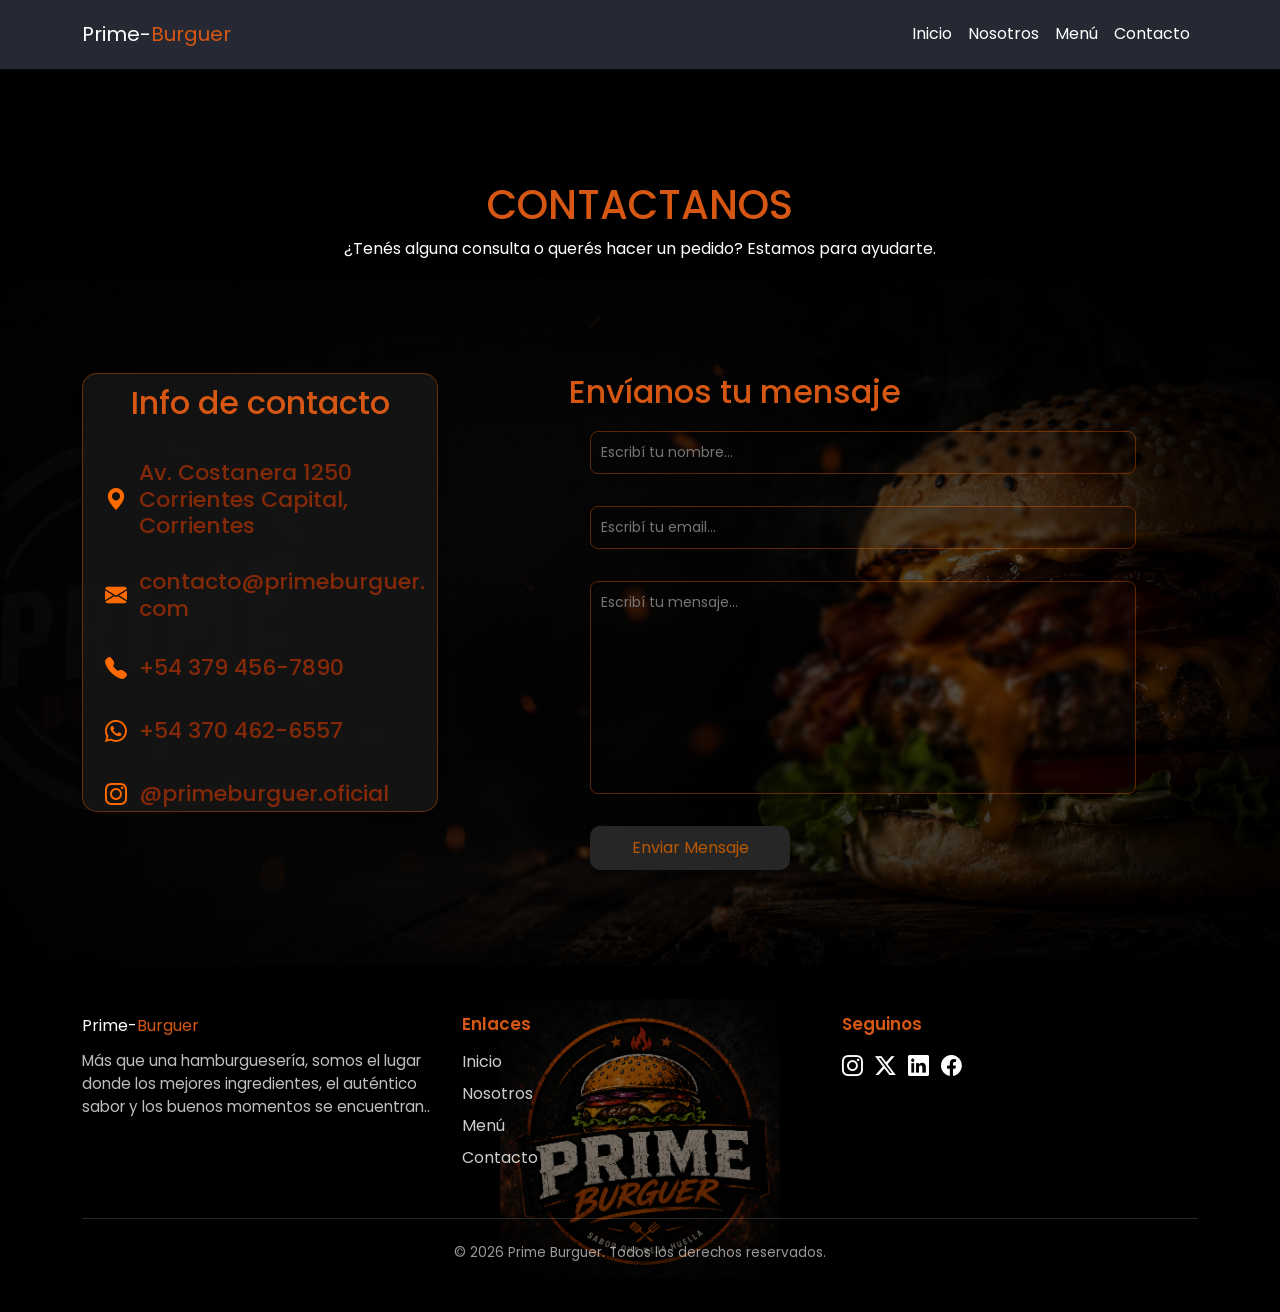
<file: contacto.html>
<!DOCTYPE html>
<html lang="en">
<head>
    <meta charset="UTF-8">
    <meta name="viewport" content="width=device-width, initial-scale=1.0">

    <link
    href="https://cdn.jsdelivr.net/npm/bootstrap@5.3.8/dist/css/bootstrap.min.css"
    rel="stylesheet"
    integrity="sha384-sRIl4kxILFvY47J16cr9ZwB07vP4J8+LH7qKQnuqkuIAvNWLzeN8tE5YBujZqJLB"
    crossorigin="anonymous"
    />

    <link
    rel="stylesheet"
    href="https://cdn.jsdelivr.net/npm/bootstrap-icons@1.11.3/font/bootstrap-icons.min.css"
    />

    <link rel="stylesheet" href="./contacto.css">

    <title>Contacto | prime burguer</title>
</head>
<body>

    <a class="visually-hidden-focusable skip-link" href="#contenido-principal">Saltar al contenido principal</a>

    <header>
        <!-- ============ MENÚ DE NAVEGACIÓN ============ -->

        <nav class="navbar navbar-expand-lg site-nav" aria-label="Navegación principal">
        <div class="container">
            <a class="navbar-brand logo" href="#inicio">Prime-<span class="logo__accent">Burguer</span></a>

            <!-- Botón hamburguesa para mobile, componente estándar de Bootstrap -->
            <button
            class="navbar-toggler"
            type="button"
            data-bs-toggle="collapse"
            data-bs-target="#navbarMenu"
            aria-controls="navbarMenu"
            aria-expanded="false"
            aria-label="Abrir menú de navegación">
            <span class="navbar-toggler-icon"></span>
        </button>

        <!-- Enlaces a la derecha: ms-auto (margin-left auto) los empuja al extremo derecho -->
        
        <div class="collapse navbar-collapse" id="navbarMenu">
            <ul class="navbar-nav ms-auto mb-2 mb-lg-0">
                <li class="nav-item">
                    <a class="nav-link " aria-current="page" href="./index.html">Inicio</a>
                </li>
                <li class="nav-item">
                    <a class="nav-link" href="./index.html#nosotros">Nosotros</a>
                </li>
                <li class="nav-item">
                    <a class="nav-link" href="./menu.html">Menú</a>
                </li>
                <li class="nav-item">
                    <a class="nav-link" href="">Contacto</a>
                </li>
            </ul>
        </div>
        </div>
    </nav>

    <!-- HERO -->

    <section id="inicio" class="hero">
        <div class="container hero-content">
        <h1>CONTACTANOS</h1>
        <p>¿Tenés alguna consulta o querés hacer un pedido?
            Estamos para ayudarte.</p>
    </div>
    </section>
</header>

<main id="contenido-principal">
        <section id="nosotros" class="section section--services" aria-labelledby="servicios-titulo">
            <div class="container">
                <h2 id="servicios-titulo" class="section__title"></h2>

        <!-- Estructura general (fila y 3 columnas) resuelta con el grid de Bootstrap -->
        <div class="row g-4">
            <div class="col-md-6 col-lg-4">
                <!-- BEM: bloque "service-card" (la maquetación interna se resuelve con flexbox en CSS plano) -->
                <article class="service-card container">
                    <h2 class="title-info">Info de contacto</h2>
                    <div class="icons">
                    <i class="bi bi-geo-alt-fill"></i>
                    <h3>Av. Costanera 1250 Corrientes Capital, Corrientes</h3>
                    </div>
                    <div class="icons">
                        <i class="bi bi-envelope-fill"></i>
                        <h3>contacto@primeburguer.com</h3>
                    </div>
                    <div class="icons">
                        <i class="bi bi-telephone-fill"></i>
                        <h3>+54 379 456-7890</h3>
                    </div>
                    <div class="icons">
                        <i class="bi bi-whatsapp"></i>
                        <h3>+54 370 462-6557</h3>
                    </div>
                    <div class="icons">
                        <i class="bi bi-instagram font-size"></i>
                        <h3>@primeburguer.oficial</h3>
                    </div>
                </article>
            </div>

            <div class="col-md-6">
                <h2 class="title-msj">Envíanos tu mensaje</h2>
                <form class="formulario">
                    <input class="name" id="nombre" type="text" placeholder="Escribí tu nombre...">
                </form>

                <form class="formulario">
                    <input class="email" id="email" type="email" placeholder="Escribí tu email...">
                </form>

                <form class="formulario">
                    <input class="msj" id="msj" type="text" placeholder="Escribí tu mensaje...">

                    <button class="button" type="submit">Enviar Mensaje</button>
                </form>

                
            </div>
            
        </div>
    </div>
</section>

    </main>
    
    <footer class="site-footer" id="contacto">
        <div class="container">
            <div class="row gy-4">
                <div class="col-md-4">
                    <a class="navbar-brand logo" id="inicio" href="#inicio">Prime-<span class="logo__accent">Burguer</span></a>
                    <p class="site-footer__text">
                        Más que una hamburguesería, somos el lugar donde los mejores ingredientes, el auténtico sabor y los buenos momentos se encuentran..</p>
                    </div>

                    <div class="col-md-4">
                        <h3 class="site-footer__title">Enlaces</h3>
                        <ul class="list-unstyled site-footer__links">
                            <li><a href="./index.html">Inicio</a></li>
                            <li><a href="./index.html#nosotros">Nosotros</a></li>
                            <li><a href="./menu.html">Menú</a></li>
                            <li><a href="#contacto">Contacto</a></li>
                        </ul>
                    </div>

                    <div class="col-md-4">
                        <h3 class="site-footer__title">Seguinos</h3>
                        <ul class="list-inline site-footer__social">
                            <li class="list-inline-item">
                                <a href="#" aria-label="Instagram de Prime Burguer "><i class="bi bi-instagram"></i></a>
                            </li>
                            <li class="list-inline-item">
                <a href="#" aria-label="X (Twitter) de Prime Burguer"><i class="bi bi-twitter-x"></i></a>
            </li>
            <li class="list-inline-item">
                <a href="#" aria-label="LinkedIn de Prime Burguer"><i class="bi bi-linkedin"></i></a>
            </li>
            <li class="list-inline-item">
                <a href="#" aria-label="Facebook de Prime Burguer"><i class="bi bi-facebook"></i></a>
            </li>
        </ul>
    </div>
    </div>
    <p class="site-footer__copy">&copy; 2026 Prime Burguer. Todos los derechos reservados.</p>
</div>
    </footer>

    <script
    src="https://cdn.jsdelivr.net/npm/bootstrap@5.3.8/dist/js/bootstrap.bundle.min.js"
    integrity="sha384-FKyoEForCGlyvwx9Hj09JcYn3nv7wiPVlz7YYwJrWVcXK/BmnVDxM+D2scQbITxI"
    crossorigin="anonymous"
    ></script>
</body>
</html>
</file>
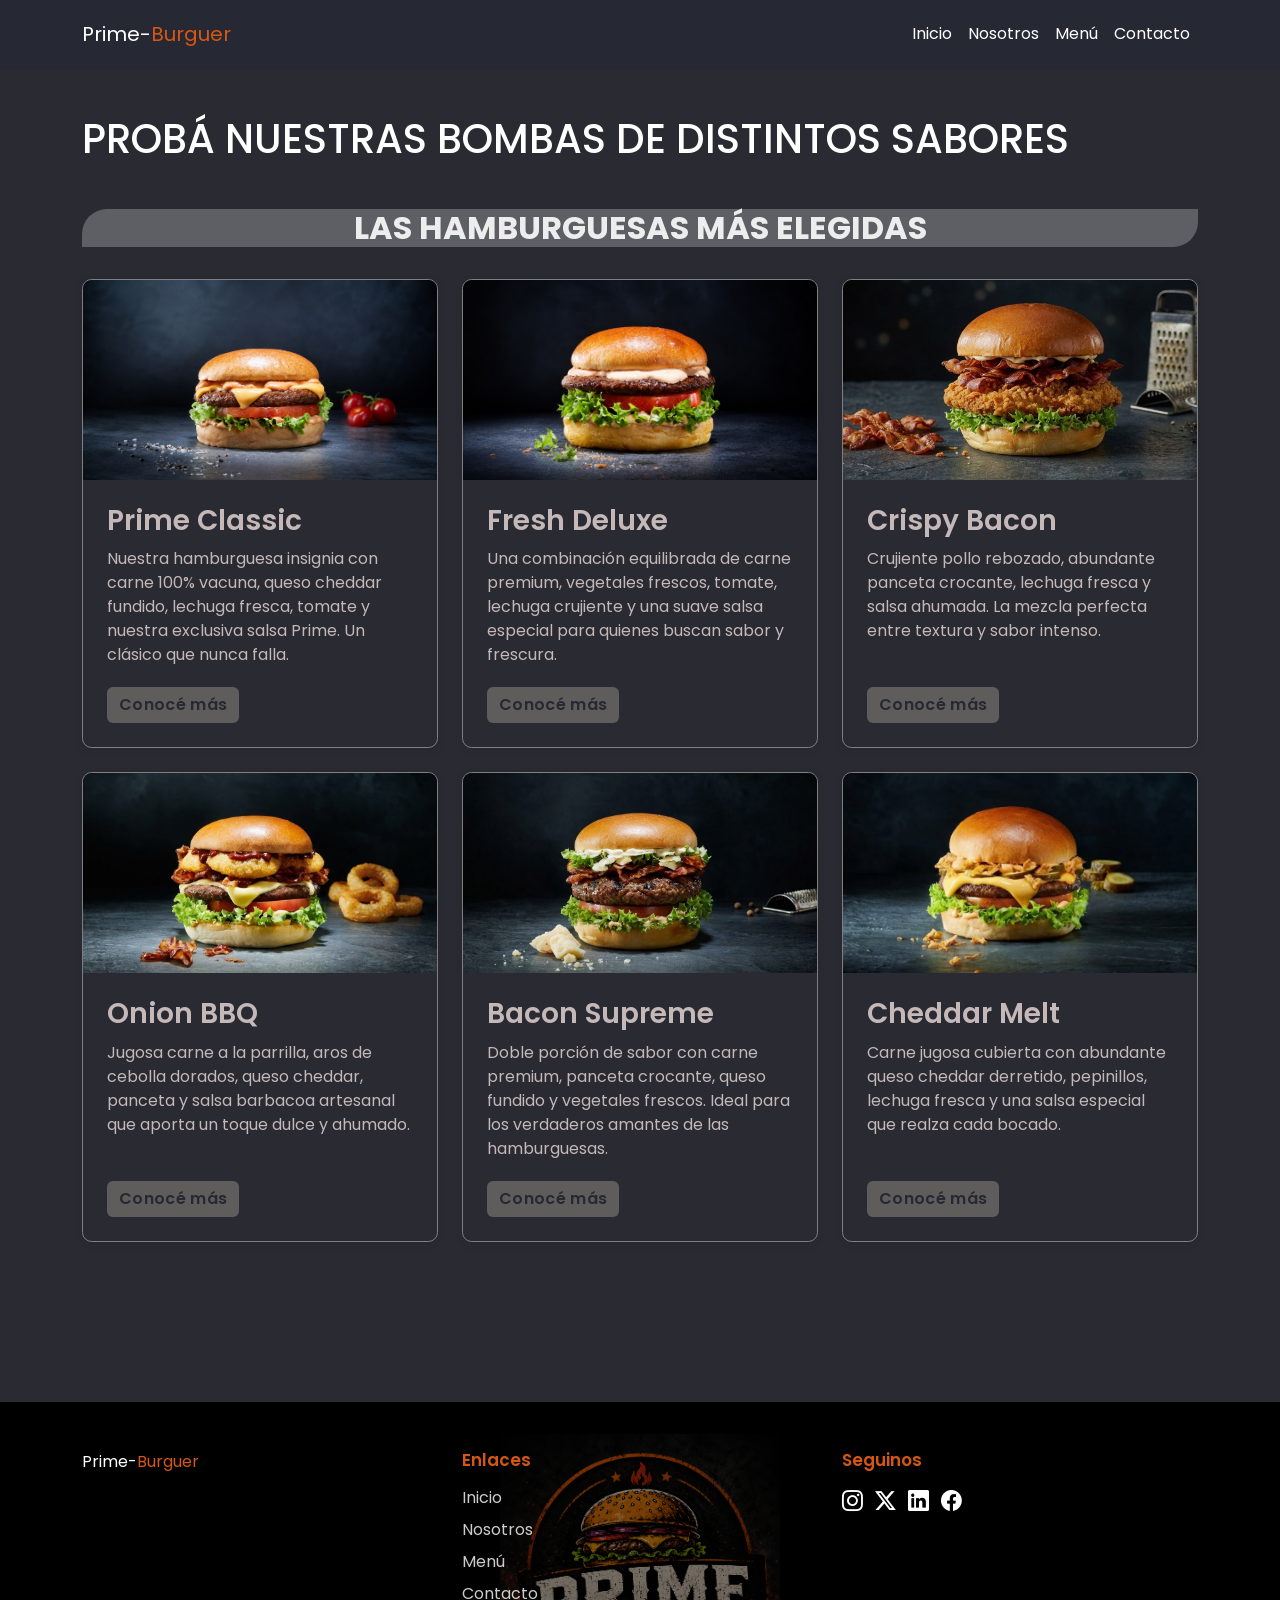
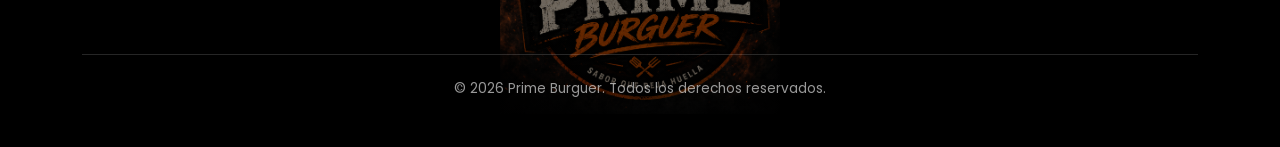
<file: menu.html>
<!DOCTYPE html>
<html lang="en">
<head>
    <meta charset="UTF-8">
    <meta name="viewport" content="width=device-width, initial-scale=1.0">

    <link
    href="https://cdn.jsdelivr.net/npm/bootstrap@5.3.8/dist/css/bootstrap.min.css"
    rel="stylesheet"
    integrity="sha384-sRIl4kxILFvY47J16cr9ZwB07vP4J8+LH7qKQnuqkuIAvNWLzeN8tE5YBujZqJLB"
    crossorigin="anonymous"
    />

    <link
    rel="stylesheet"
    href="https://cdn.jsdelivr.net/npm/bootstrap-icons@1.11.3/font/bootstrap-icons.min.css"
    />

    <link rel="stylesheet" href="./menu.css">

    <title>Menú | prime burguer</title>
</head>
<body>

    <a class="visually-hidden-focusable skip-link" href="#contenido-principal">Saltar al contenido principal</a>

    <header>
        <!-- ============ MENÚ DE NAVEGACIÓN ============ -->

        <nav class="navbar navbar-expand-lg site-nav" aria-label="Navegación principal">
        <div class="container">
            <a class="navbar-brand logo" href="#inicio">Prime-<span class="logo__accent">Burguer</span></a>

            <!-- Botón hamburguesa para mobile, componente estándar de Bootstrap -->
            <button
            class="navbar-toggler"
            type="button"
            data-bs-toggle="collapse"
            data-bs-target="#navbarMenu"
            aria-controls="navbarMenu"
            aria-expanded="false"
            aria-label="Abrir menú de navegación">
            <span class="navbar-toggler-icon"></span>
        </button>
        

        <!-- Enlaces a la derecha: ms-auto (margin-left auto) los empuja al extremo derecho -->
        
        <div class="collapse navbar-collapse" id="navbarMenu">
            <ul class="navbar-nav ms-auto mb-2 mb-lg-0">
                <li class="nav-item">
                    <a class="nav-link " aria-current="page" href="./index.html">Inicio</a>
                </li>
                <li class="nav-item">
                    <a class="nav-link" href="./index.html#nosotros">Nosotros</a>
                </li>
                <li class="nav-item">
                    <a class="nav-link" href="">Menú</a>
                </li>
                <li class="nav-item">
                    <a class="nav-link" href="./contacto.html">Contacto</a>
                </li>
            </ul>
        </div>
        </div>
    </nav>
    </header>

    <main>

    <div class="hero">
        <video class="hero-video" autoplay muted loop playsinline>
            <source src="./video/burguer.mp4" type="video/mp4">
        </video>

        <div class="container hero-content">
        <h1 class="menu-h1 moverTitulo">PROBÁ NUESTRAS BOMBAS DE DISTINTOS SABORES</h1>
    </div>

    <div id="contenido-principal">
        <section id="servicios" class="section section--services" aria-labelledby="servicios-titulo">
            <div class="container">
                <h2 id="servicios-titulo" class="section__title moverTitulo">LAS HAMBURGUESAS MÁS ELEGIDAS</h2> 
        
        <!--  Estructura general (fila y 3 columnas) resuelta con el grid de Bootstrap  -->
        <div class="row g-4">
            <div class="col-md-6 col-lg-4"> 
                <!-- BEM: bloque "service-card" (la maquetación interna se resuelve con flexbox en CSS plano) -->
                <article class="service-card">
                    <img
                    src="./imagen/burguer1.png"
                    class="service-card__image"
                    alt="Pantallas de los ingredientes de las hamburguesas"
                    loading="lazy"
                    />
                    <div class="service-card__body">
                        <h3 class="service-card__title">Prime Classic</h3>
                        <p class="service-card__text">
                            Nuestra hamburguesa insignia con carne 100% vacuna, queso cheddar fundido, lechuga fresca, tomate y nuestra exclusiva salsa Prime. Un clásico que nunca falla.
                        </p>
                        <button type="button" class="btn btn--brand service-card__btn">Conocé más</button>
                    </div>
                </article>
            </div>

            <div class="col-md-6 col-lg-4"> 
                <article class="service-card">
                    <img
                    src="./imagen/burguer2.png"
                    class="service-card__image"
                    alt="Pantallas de los ingredientes de las hamburguesas"
                    loading="lazy"
                    />
                    <div class="service-card__body">
                        <h3 class="service-card__title">Fresh Deluxe</h3>
                        <p class="service-card__text">
                            Una combinación equilibrada de carne premium, vegetales frescos, tomate, lechuga crujiente y una suave salsa especial para quienes buscan sabor y frescura.
                        </p>
                        <button type="button" class="btn btn--brand service-card__btn">Conocé más</button>
                    </div>
                </article>
            </div>

            <div class="col-md-6 col-lg-4"> 
                <article class="service-card">
                    <img
                    src="./imagen/burguer3.png"
                    class="service-card__image"
                    alt="Pantallas de los ingredientes de las hamburguesas"
                    loading="lazy"
                    />
                    <div class="service-card__body">
                        <h3 class="service-card__title">Crispy Bacon</h3>
                        <p class="service-card__text">
                            Crujiente pollo rebozado, abundante panceta crocante, lechuga fresca y salsa ahumada. La mezcla perfecta entre textura y sabor intenso.
                        </p>
                        <button type="button" class="btn btn--brand service-card__btn">Conocé más</button>
                    </div>
                </article>
            </div>

            <div class="col-md-6 col-lg-4"> 
                <article class="service-card">
                    <img
                    src="./imagen/burguer4.png"
                    class="service-card__image"
                    alt="Pantallas de los ingredientes de las hamburguesas"
                    loading="lazy"
                    />
                    <div class="service-card__body">
                        <h3 class="service-card__title">Onion BBQ</h3>
                        <p class="service-card__text">
                            Jugosa carne a la parrilla, aros de cebolla dorados, queso cheddar, panceta y salsa barbacoa artesanal que aporta un toque dulce y ahumado.
                        </p>
                        <button type="button" class="btn btn--brand service-card__btn">Conocé más</button>
                    </div>
                </article>
            </div>

            <div class="col-md-6 col-lg-4"> 
                <article class="service-card">
                    <img
                    src="./imagen/burguer5.png"
                    class="service-card__image"
                    alt="Pantallas de los ingredientes de las hamburguesas"
                    loading="lazy"
                    />
                    <div class="service-card__body">
                        <h3 class="service-card__title">Bacon Supreme</h3>
                        <p class="service-card__text">
                            Doble porción de sabor con carne premium, panceta crocante, queso fundido y vegetales frescos. Ideal para los verdaderos amantes de las hamburguesas.
                        </p>
                        <button type="button" class="btn btn--brand service-card__btn">Conocé más</button>
                    </div>
                </article>
            </div>

            <div class="col-md-6 col-lg-4"> 
                <article class="service-card">
                    <img
                    src="./imagen/burguer6.png"
                    class="service-card__image"
                    alt="Pantallas de los ingredientes de las hamburguesas"
                    loading="lazy"
                    />
                    <div class="service-card__body">
                        <h3 class="service-card__title">Cheddar Melt</h3>
                        <p class="service-card__text">
                            Carne jugosa cubierta con abundante queso cheddar derretido, pepinillos, lechuga fresca y una salsa especial que realza cada bocado.
                        </p>
                        <button type="button" class="btn btn--brand service-card__btn">Conocé más</button>
                    </div>
                </article>
            </div>
        </div>
    </div>
    </div>
</div>
</main>
<footer class="site-footer" id="contacto">
        <div class="container">
            <div class="row gy-4">
                <div class="col-md-4">
                    <a class="navbar-brand logo" href="#inicio">Prime-<span class="logo__accent">Burguer</span></a>
                    </div>

                    <div class="col-md-4">
                        <h3 class="site-footer__title">Enlaces</h3>
                        <ul class="list-unstyled site-footer__links">
                            <li><a href="./index.html">Inicio</a></li>
                            <li><a href="./index.html#nosotros">Nosotros</a></li>
                            <li><a href="./menu.html">Menú</a></li>
                            <li><a href="./contacto.html">Contacto</a></li>
                        </ul>
                    </div>

                    <div class="col-md-4">
                        <h3 class="site-footer__title">Seguinos</h3>
                        <ul class="list-inline site-footer__social">
                            <li class="list-inline-item">
                                <a href="#" aria-label="Instagram de Prime Burguer "><i class="bi bi-instagram"></i></a>
                            </li>
                            <li class="list-inline-item">
                <a href="#" aria-label="X (Twitter) de Prime Burguer"><i class="bi bi-twitter-x"></i></a>
            </li>
            <li class="list-inline-item">
                <a href="#" aria-label="LinkedIn de Prime Burguer"><i class="bi bi-linkedin"></i></a>
            </li>
            <li class="list-inline-item">
                <a href="#" aria-label="Facebook de Prime Burguer"><i class="bi bi-facebook"></i></a>
            </li>
        </ul>
    </div>
    </div>
    <p class="site-footer__copy">&copy; 2026 Prime Burguer. Todos los derechos reservados.</p>
</div>
    </footer>
    
    <script
    src="https://cdn.jsdelivr.net/npm/bootstrap@5.3.8/dist/js/bootstrap.bundle.min.js"
    integrity="sha384-FKyoEForCGlyvwx9Hj09JcYn3nv7wiPVlz7YYwJrWVcXK/BmnVDxM+D2scQbITxI"
    crossorigin="anonymous"
    ></script>

</body>
</html>
</file>
<file: contacto.css>
@import url('https://fonts.googleapis.com/css2?family=Poppins:wght@300;400;500;600;700&display=swap');

* {
    box-sizing: border-box;
}

body {
    background-color: black;
    overflow-x: hidden;
}


/* --------- PALETA DE COLORES Y VARIABLES PROPIAS ---------  */

:root {
    --color-blanco: #FFFFFF;   /* Fondos claros y texto sobre fondos oscuros */
    --color-negro: #000000;    /* Sombras y acentos puntuales */
    --color-naranja: #d65713;   /* Color de marca / acento principal */
    --color-oscuro: #262933;   /* Fondo del navbar, footer y textos fuertes */
    --color-gris: #585858;     /* Texto secundario / descripciones */
    --fuente-principal: 'Poppins', sans-serif; /* Tipografía única del sitio */
}

/* --------- VARIABLES GLOBALES DE BOOSTRAP --------- */

:root {
    --bs-primary: var(--color-naranja);           /* Pisa el color "primary" global (botones, texto, bordes .primary) */
    --bs-primary-rgb: 204, 170, 75;               /* Versión RGB del dorado: Bootstrap la usa para generar rgba() en focos/sombras */
    --bs-link-color: var(--color-naranja);         /* Color por defecto de los enlaces <a> */
    --bs-link-hover-color: var(--color-oscuro);   /* Color de los enlaces al pasar el mouse */
    --bs-link-color-rgb: 204, 170, 75;            /* RGB del color de enlace (requerido por Bootstrap) */
    --bs-link-hover-color-rgb: 38, 41, 51;        /* RGB del color de enlace en hover */
    --bs-body-font-family: var(--fuente-principal); /* Tipografía global que usa el Reboot de Bootstrap */
    --bs-body-color: var(--color-oscuro);         /* Color de texto por defecto del body */
}

.btn--brand {
    --bs-btn-color: var(--color-oscuro);          /* Color del texto en estado normal */
    --bs-btn-bg: var(--color-dorado);             /* Fondo en estado normal */
    --bs-btn-border-color: var(--color-dorado);   /* Borde en estado normal */
    --bs-btn-hover-color: var(--color-blanco);    /* Color del texto en hover */
    --bs-btn-hover-bg: var(--color-oscuro);       /* Fondo en hover */
    --bs-btn-hover-border-color: var(--color-oscuro); /* Borde en hover */
    --bs-btn-active-color: var(--color-blanco);   /* Color del texto al hacer click */
    --bs-btn-active-bg: #1b1d24;                  /* Fondo al hacer click (oscuro más profundo) */
    --bs-btn-active-border-color: #1b1d24;        /* Borde al hacer click */
    --bs-btn-focus-shadow-rgb: 204, 170, 75;      /* Color del resplandor de foco (accesibilidad de teclado) */
    font-weight: 600;     /* Texto un poco más grueso */
    letter-spacing: .02em; /* Pequeño espaciado entre letras */
}



.site-nav {
    --bs-navbar-color: var(--color-blanco);            /* Color de los links inactivos del menú */
    --bs-navbar-hover-color: var(--color-naranja);       /* Color de los links en hover */
    --bs-navbar-active-color: var(--color-naranja);      /* Color del link activo (aria-current="page") */
    --bs-navbar-disabled-color: var(--color-gris);      /* Color de un link deshabilitado */
    --bs-navbar-brand-color: var(--color-blanco);       /* Color del logo textual */
    --bs-navbar-brand-hover-color: var(--color-naranja); /* Color del logo al pasar el mouse */
    --bs-navbar-toggler-border-color: rgba(255,255,255,.25); /* Borde del botón hamburguesa */
    background-color: var(--color-oscuro);
    padding-top: .9rem;   
    padding-bottom: .9rem; 
}

.logo__accent {
  color: var(--color-naranja); /* Color diferenciado para la segunda palabra del logo ("Studio") */
}

h1 {
    color: #d65713;
    margin-top: 7rem;
    text-align: center;
}
p {
    color: white;
    text-align: center;
}

.hero {
    animation: moverHero 4s ease;
}

@keyframes moverHero {
    0% {
        transform: translateX(100px);
        opacity: 0;
    }
    100% {
        transform: translateX(0);
        opacity: 1;
    }
}



.section {
    padding-top: 4rem;    
    padding-bottom: 4rem;
    background:
        linear-gradient(
            rgba(0, 0, 0, 0.45),
            rgba(0, 0, 0, 0.55)
        ),
        url("./imagen/fondo-burguer.png");

    background-size: cover;
    background-repeat: no-repeat;
    background-position: center 30%;
    animation: moverSection 4s ease;
}

@keyframes moverSection {
    0% {
        transform: translateY(100px);
        opacity: 0;
    }
    100% {
        transform: translateY(0);
        opacity: 1;
    }
}

.section__title {
    color: var(--color-naranja); /* Los títulos de sección usan el color oscuro de marca */
    font-weight: 700; /* Peso fuerte para jerarquía visual */
    margin-bottom: 2rem; 
    text-align: center; 
}

.service-card {
    display: flex;             /* Flexbox para poder alinear imagen + cuerpo en columna */
    flex-direction: column;     /* Imagen arriba, cuerpo de texto abajo */
    height: 100%;             
    background-color: var(--color-blanco); 
    border: 1px solid #e7e5e1;  
    border-radius: .6rem;      
    overflow: hidden;           /* La imagen no se sale de los bordes redondeados */
    box-shadow: 0 2px 10px rgba(0, 0, 0, .06); 
    transition: transform .2s ease, box-shadow .2s ease; 
}

.service-card {
    width: 410px;
    height: 450px;
}

.icons {
    display: flex;
    align-items: center;
    gap: 12px;
    margin-top: 30px;
    margin-left: 10px;
}

.title-info {
    color: #d65713;
    text-align: center;
    margin-top: 10px;
}

.title-msj {
    text-align: center;
    margin-bottom: 20px;
    color: #d65713;
}

.icons i {
    font-size: 22px;
    color: #ff6b00;
}

.icons h3 {
    margin: 0;
    font-size: 22px;
    min-width: 0;
    overflow-wrap: anywhere;
    color: rgb(132, 41, 8) ;
}

.formulario {
    width: 100%;
    margin-bottom: 2rem;
}

.name,
.email {
    width: 100%;
    padding: 10px;
    background-color: transparent;
    /* border: 1px solid white; */
    border: 1px solid rgba(255, 107, 0, 0.35);
    border-radius: 8px;
    color: white;
    font-size: 14px;
    box-sizing: border-box;
    backdrop-filter: blur(2px);
}

.msj {
    width: 100%;
    padding: 10px;
    padding-bottom: 180px;
    background-color: transparent;
    /* border: 1px solid white; */
    border: 1px solid rgba(255, 107, 0, 0.35);
    border-radius: 8px;
    color: white;
    font-size: 14px;
    box-sizing: border-box;
    backdrop-filter: blur(2px);
}

.button {
    margin-top: 2rem;
    width: 200px;
    padding: 10px;
    background-color: rgb(38, 38, 38);
    
    color: white;
    border: none;
    border-radius: 10px;
    color: rgb(185, 88, 3);
    transition: 0.9s; 
}

.button:hover {
    background-color: #ff8c42;
    color: wheat;
    transform: translateY(-3px);
}

@media (min-width: 992px) {
    .formulario {
        margin-left: 8rem;
    }
}

.service-card {
    transition: .5s;
    background-color: rgba(25, 25, 25, 0.75);
    border: 1px solid rgba(255, 107, 0, 0.35);
    border-radius: 15px;
    width: 100%;
    backdrop-filter: blur(4px);
    max-width: 410px;
    min-height: 400px;
    height: auto;
}

.service-card:hover {
    transform: translateY(-14px); /* La tarjeta se eleva levemente al pasar el mouse */
    box-shadow: 0 10px 20px rgba(174, 85, 2, 0.5);  /* Sombra más marcada en hover */
}

.service-card__image {
    width: 100%;       /* La imagen ocupa todo el ancho de la tarjeta */
    height: 200px;      /* Altura fija para que todas las imágenes midan igual */
    object-fit: cover;  /* Recorta la imagen manteniendo su proporción, sin deformarla */
}

.service-card__body {
    display: flex;           /* Flexbox también dentro del cuerpo de texto */
    flex-direction: column;  /* Título, texto y botón apilados verticalmente */
    flex: 1 1 auto;        
    padding: 1.5rem;        
}

.service-card__title {
    color: var(--color-oscuro); 
    font-weight: 600;          
    margin-bottom: .6rem;     
}

.service-card__text {
    color: var(--color-gris);  /* Texto secundario en gris */
    flex: 1 1 auto;            /* Empuja el botón hacia abajo si el texto es corto */
    margin-bottom: 1.25rem;    
}

.service-card__btn {
    align-self: flex-start; 
    margin-top: auto;
    background-color: rgb(95, 92, 92);
}

/* FOOTER */

.site-footer {
    background:
        linear-gradient(
            rgba(0, 0, 0, 0.45),
            rgba(0, 0, 0, 0.55)
        ),
        url("./imagen/logo-prime-burguer.png");
        background-size: contain;
    background-size: 280px;
    background-repeat: no-repeat;
    background-position: center;
    color: var(--color-blanco);            
    padding-top: 3rem;    
    padding-bottom: 2rem; 
}

.site-footer .navbar-brand {
    color: var(--color-blanco); /* Logo en blanco dentro del footer */
    display: inline-block;      /* Para que el margin-bottom funcione correctamente */
    margin-bottom: .75rem;      /* Separación respecto al texto descriptivo */
}

.site-footer__text {
    color: rgba(255, 255, 255, 0.75); /* Texto secundario, blanco atenuado */
    font-size: .95rem; 
    text-align: left;
}

.site-footer__title {
    color: var(--color-naranja); /* Subtítulos de columna en naranja, para jerarquía */
    font-size: 1.05rem; /* Tamaño moderado, no compite con el h1 del hero */
    font-weight: 600;   
    margin-bottom: 1rem; 
}

.site-footer__links li {
    margin-bottom: .5rem; /* Separación entre cada enlace del footer */
}

.site-footer__links a {
    color: rgba(255, 255, 255, 0.8); /* Color de los enlaces del footer */
    text-decoration: none;           
}

.site-footer__links a:hover {
    color: var(--color-naranja); /* Color naranja al pasar el mouse, coherente con el navbar */
    text-decoration: underline; /* Subrayado en hover para reforzar que es interactivo */
}

.site-footer__social a {
    color: var(--color-blanco); 
    font-size: 1.3rem;          /* Tamaño cómodo para tocar en mobile */
    display: inline-block;      /* Permite aplicar transform sin romper el flujo */
    transition: color .2s ease, transform .2s ease; 
}

.site-footer__social a:hover {
    color: var(--color-naranja);  
    transform: translateY(-2px); 
}

.site-footer__copy {
    border-top: 1px solid rgba(255, 255, 255, 0.15); /* Línea divisoria sutil */
    color: rgba(255, 255, 255, 0.6); 
    font-size: .85rem;   /* Texto pequeño, típico de línea de copyright */
    margin-top: 2rem;    
    padding-top: 1.5rem; 
    text-align: center;  
}


/* ----- RESPONSIVE ----- */

@media (max-width: 767.98px) {
.hero {
    padding-top: 4rem;    /* Reducimos el aire vertical en pantallas chicas */
    padding-bottom: 4rem;
    text-align: center; /* Centramos el texto del hero en mobile */
}

.work-grid {
    grid-template-columns: repeat(2, 1fr); /* En mobile pasamos de 3 a 2 columnas */
    grid-template-areas:
    "a a"
    "b b"
    "c d"; /* Reordenamos el mapa de áreas para la grilla angosta */
}

.site-footer {
    text-align: center; /* Centramos las columnas del footer en mobile */
}

.site-footer__social {
    padding-left: 0; /* Quita el padding heredado de list-inline en el centrado mobile */
}
}
</file>
<file: menu.css>
@import url('https://fonts.googleapis.com/css2?family=Poppins:wght@300;400;500;600;700&display=swap');

* {
  box-sizing: border-box;
}

body {
  background-color: black;
}


/* --------- PALETA DE COLORES Y VARIABLES PROPIAS ---------  */

:root {
  --color-blanco: #FFFFFF;   /* Fondos claros y texto sobre fondos oscuros */
  --color-negro: #000000;    /* Sombras y acentos puntuales */
  --color-naranja: #d65713;   /* Color de marca / acento principal */
  --color-oscuro: #262933;   /* Fondo del navbar, footer y textos fuertes */
  --color-gris: #585858;     /* Texto secundario / descripciones */
  --fuente-principal: 'Poppins', sans-serif; /* Tipografía única del sitio */
}

/* --------- VARIABLES GLOBALES DE BOOSTRAP --------- */

:root {
  --bs-primary: var(--color-naranja);           /* Pisa el color "primary" global (botones, texto, bordes .primary) */
  --bs-primary-rgb: 204, 170, 75;               /* Versión RGB del dorado: Bootstrap la usa para generar rgba() en focos/sombras */
  --bs-link-color: var(--color-naranja);         /* Color por defecto de los enlaces <a> */
  --bs-link-hover-color: var(--color-oscuro);   /* Color de los enlaces al pasar el mouse */
  --bs-link-color-rgb: 204, 170, 75;            /* RGB del color de enlace (requerido por Bootstrap) */
  --bs-link-hover-color-rgb: 38, 41, 51;        /* RGB del color de enlace en hover */
  --bs-body-font-family: var(--fuente-principal); /* Tipografía global que usa el Reboot de Bootstrap */
  --bs-body-color: var(--color-oscuro);         /* Color de texto por defecto del body */
}

.btn--brand {
  --bs-btn-color: var(--color-oscuro);          
  --bs-btn-bg: var(--color-dorado);            
  --bs-btn-border-color: var(--color-dorado);  
  --bs-btn-hover-color: var(--color-blanco);   
  --bs-btn-hover-bg: var(--color-oscuro);      
  --bs-btn-hover-border-color: var(--color-oscuro); 
  --bs-btn-active-color: var(--color-blanco);   
  --bs-btn-active-bg: #1b1d24;                  
  --bs-btn-active-border-color: #1b1d24;        
  --bs-btn-focus-shadow-rgb: 204, 170, 75;      
  font-weight: 600;     /* Texto un poco más grueso */
  letter-spacing: .02em; /* Pequeño espaciado entre letras */
}



.site-nav {
  --bs-navbar-color: var(--color-blanco);            /* Color de los links inactivos del menú */
  --bs-navbar-hover-color: var(--color-naranja);       /* Color de los links en hover */
  --bs-navbar-active-color: var(--color-naranja);      /* Color del link activo (aria-current="page") */
  --bs-navbar-disabled-color: var(--color-gris);      /* Color de un link deshabilitado */
  --bs-navbar-brand-color: var(--color-blanco);       /* Color del logo textual */
  --bs-navbar-brand-hover-color: var(--color-naranja); /* Color del logo al pasar el mouse */
  --bs-navbar-toggler-border-color: rgba(255,255,255,.25); /* Borde del botón hamburguesa */
  /* background-color: rgb(51, 46, 46); */ /* Fondo del menú completo */
  background-color: var(--color-oscuro);
  padding-top: .9rem;    
  padding-bottom: .9rem; 
}

.logo__accent {
  color: var(--color-naranja); /* Color diferenciado para la segunda palabra del logo  */
}

.hero {
  position: relative;
  overflow: hidden;
  background-color: var(--color-oscuro);  
  background-color: rgb(51, 46, 46); 
  color: var(--color-blanco); 
  padding: 6rem 0;  
}  

/* Video */
.hero-video {
  position: absolute;
  inset: 0;
  width: 100%;
  height: 100%;
  object-fit: cover;
  z-index: 0;
}

/* Capa oscura */
.hero::before {
  content: "";
  position: absolute;
  inset: 0;
  background: rgba(38, 41, 51, 0.75);
  z-index: 1;
}

/* Contenido */
.hero .container {
  position: relative;
  z-index: 2;
}

.menu-h1 {
  margin-top: -50px;
}

.menu-container {
  display: flex;
  justify-content: center;
  gap: 30px;
  flex-wrap: wrap;
}

.section--services {
  position: relative;
  margin-top: -4rem;
  z-index: 3;
}

.section {
  padding-top: 4rem;    
  padding-bottom: 4rem;
  margin-top: 2rem;
}

.moverTitulo {
  animation: moverTitulo 5s ease;
}

@keyframes moverTitulo {
  0% {
    transform: translateY(-100px);
    opacity: 0;
  }
  100% {
    transform: translateX(0);
    opacity: 1;
  }
}

.section__title {
  color: rgb(237, 237, 237);
  font-weight: 700; 
  margin-bottom: 2rem; 
  text-align: center; 
  margin-top: -50px;
  background-color: rgba(236, 235, 235, 0.269);
  border-radius: 25px 0 ;
}

.service-card { 
  display: flex;              
  flex-direction: column;      
  height: 100%;                
  background-color: transparent;  
  border: 1px solid gray;  
  border-radius: .6rem;        
  overflow: hidden;           
  box-shadow: 0 2px 10px rgba(0, 0, 0, .06);  
  transition: transform .2s ease, box-shadow .2s ease;  
  position: relative;
}
.service-card {
  transition: .5s;
  animation: mover-cards 8s ease;
}

@keyframes mover-cards {
  0% {
    transform: translateX(100px);
    opacity: 0;
  }
  100% {
    transform: translateX(0);
    opacity: 1;
  }
}

.service-card:hover {
  transform: translateY(-14px);
  box-shadow: 0 10px 20px rgba(174, 85, 2, 0.5);  
}

.service-card__image {
  width: 100%;       
  height: 200px;      
  object-fit: cover;   
}

.service-card__body {
  display: flex;           
  flex-direction: column;  
  flex: 1 1 auto;          
  padding: 1.5rem;        
}

.service-card__title {
  color: rgb(196, 184, 184);
  font-weight: 600;           
  margin-bottom: .6rem;      
}

.service-card__text {
  color: rgb(196, 184, 184);
  flex: 1 1 auto;         
  margin-bottom: 1.25rem;    
}

.service-card__btn {
  align-self: flex-start; 
  margin-top: auto;
  background-color: rgb(95, 92, 92);
}

/* FOOTER */

.site-footer {
  /* background-color: black; */
  background:linear-gradient(rgba(0, 0, 0, 0.45),rgba(0, 0, 0, 0.55)),url("./imagen/logo-prime-burguer.png");
  background-size: contain;
  background-size: 280px;
  background-repeat: no-repeat;
  background-position: center;
  color: var(--color-blanco);            
  padding-top: 3rem;   
  padding-bottom: 2rem; 
}

.site-footer .navbar-brand {
  color: var(--color-blanco); /* Logo en blanco dentro del footer */
  display: inline-block;      /* Para que el margin-bottom funcione correctamente */
  margin-bottom: .75rem;      /* Separación respecto al texto descriptivo */
}

.site-footer__text {
  color: rgba(255, 255, 255, 0.75); /* Texto secundario, blanco atenuado */
  font-size: .95rem; /* Levemente más chico que el texto base */
  text-align: left;
}

.site-footer__title {
  color: var(--color-naranja); /* Subtítulos de columna en naranja, para jerarquía */
  font-size: 1.05rem; 
  font-weight: 600;   
  margin-bottom: 1rem; 
}

.site-footer__links li {
  margin-bottom: .5rem; /* Separación entre cada enlace del footer */
}

.site-footer__links a {
  color: rgba(255, 255, 255, 0.8); /* Color de los enlaces del footer */
  text-decoration: none;          
}

.site-footer__links a:hover {
  color: var(--color-naranja); /* Color naranja al pasar el mouse, coherente con el navbar */
  text-decoration: underline; /* Subrayado en hover para reforzar que es interactivo */
}

.site-footer__social a {
  color: var(--color-blanco); /* Íconos en blanco por defecto */
  font-size: 1.3rem;          /* Tamaño cómodo para tocar en mobile */
  display: inline-block;      /* Permite aplicar transform sin romper el flujo */
  transition: color .2s ease, transform .2s ease; /* Transición suave en hover */
}

.site-footer__social a:hover {
  color: var(--color-naranja);  /* Ícono naranja en hover */
  transform: translateY(-2px); 
}

.site-footer__copy {
  border-top: 1px solid rgba(255, 255, 255, 0.15); 
  color: rgba(255, 255, 255, 0.6); 
  font-size: .85rem;   
  margin-top: 2rem;    
  padding-top: 1.5rem; 
  text-align: center;  
}


/* ----- RESPONSIVE ----- */

@media (max-width: 767.98px) {
.hero {
  padding-top: 4rem;    /* Reducimos el aire vertical en pantallas chicas */
  padding-bottom: 4rem;
  text-align: center; /* Centramos el texto del hero en mobile */
}

.work-grid {
  grid-template-columns: repeat(2, 1fr); /* En mobile pasamos de 3 a 2 columnas */
  grid-template-areas:
  "a a"
  "b b"
  "c d"; /* Reordenamos el mapa de áreas para la grilla angosta */
}

.site-footer {
  text-align: center; /* Centramos las columnas del footer en mobile */
}

.site-footer__social {
  padding-left: 0; /* Quita el padding heredado de list-inline en el centrado mobile */
}
}
</file>
